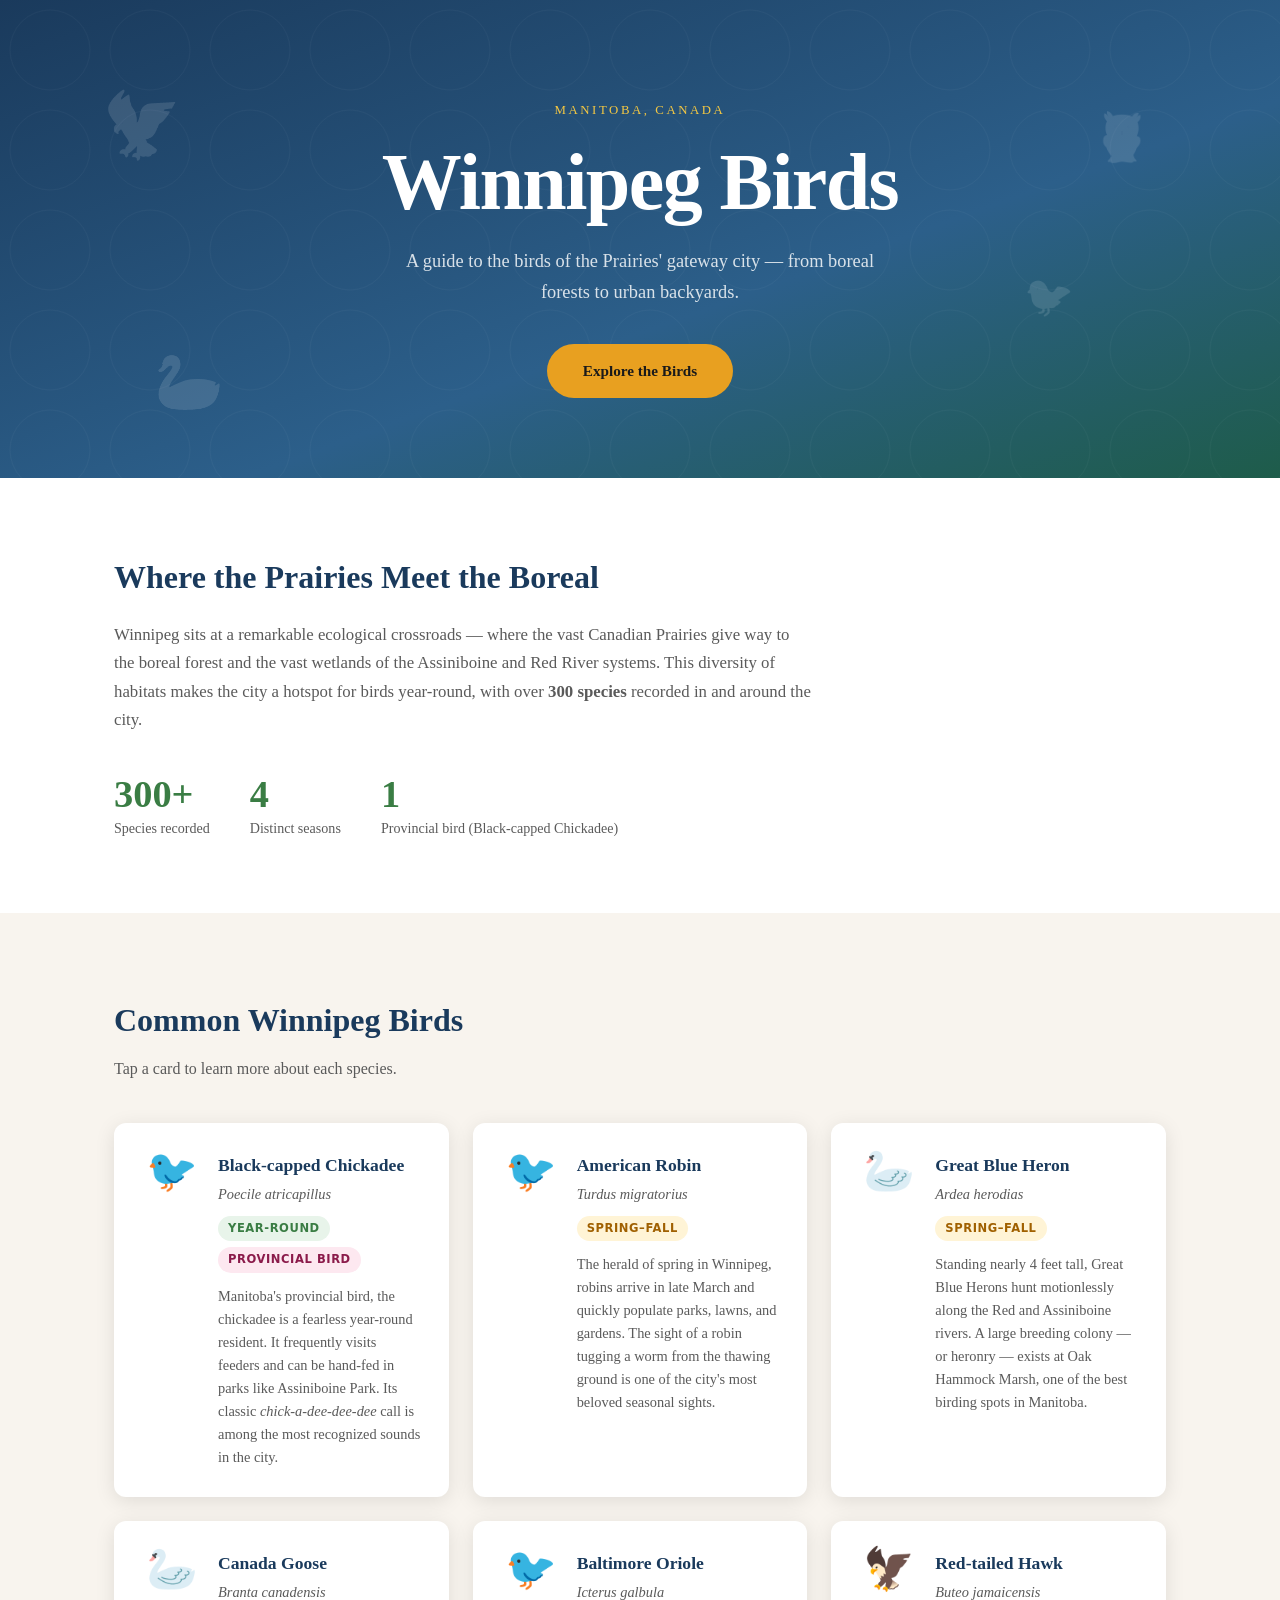
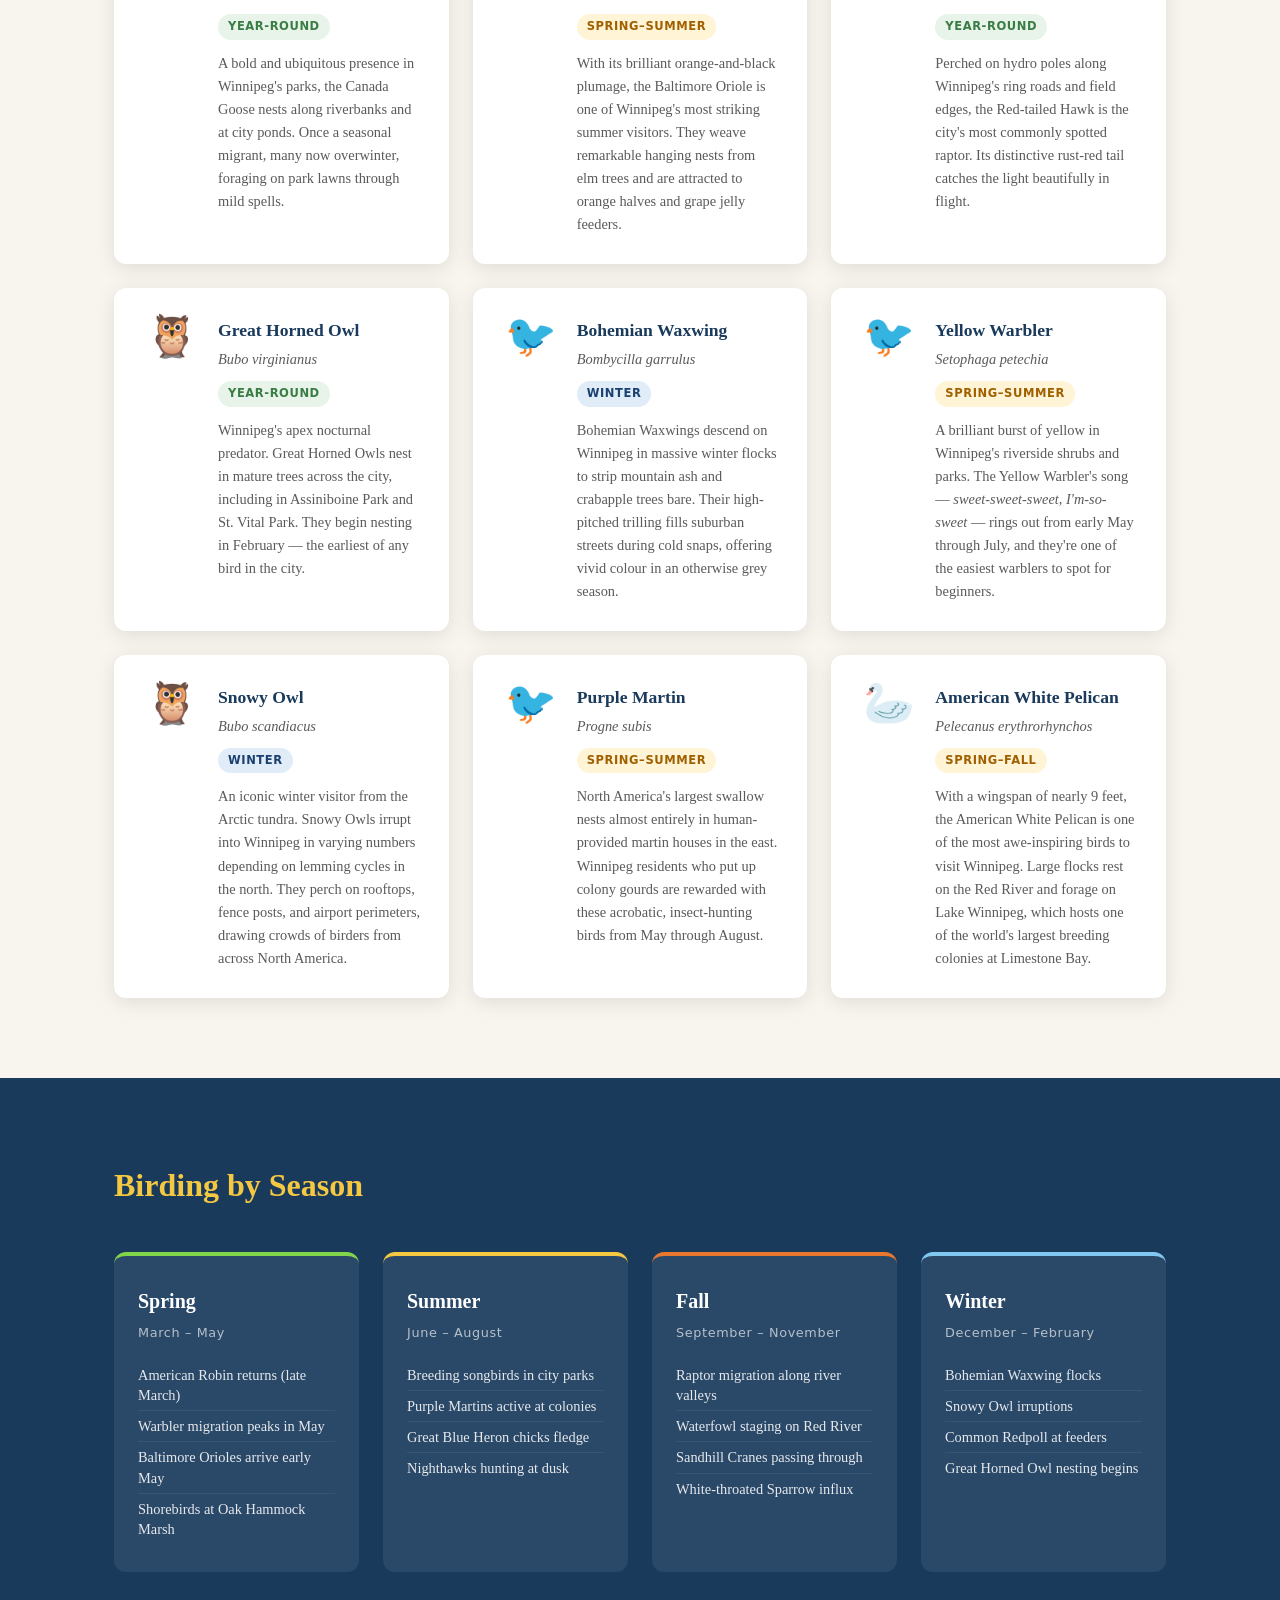
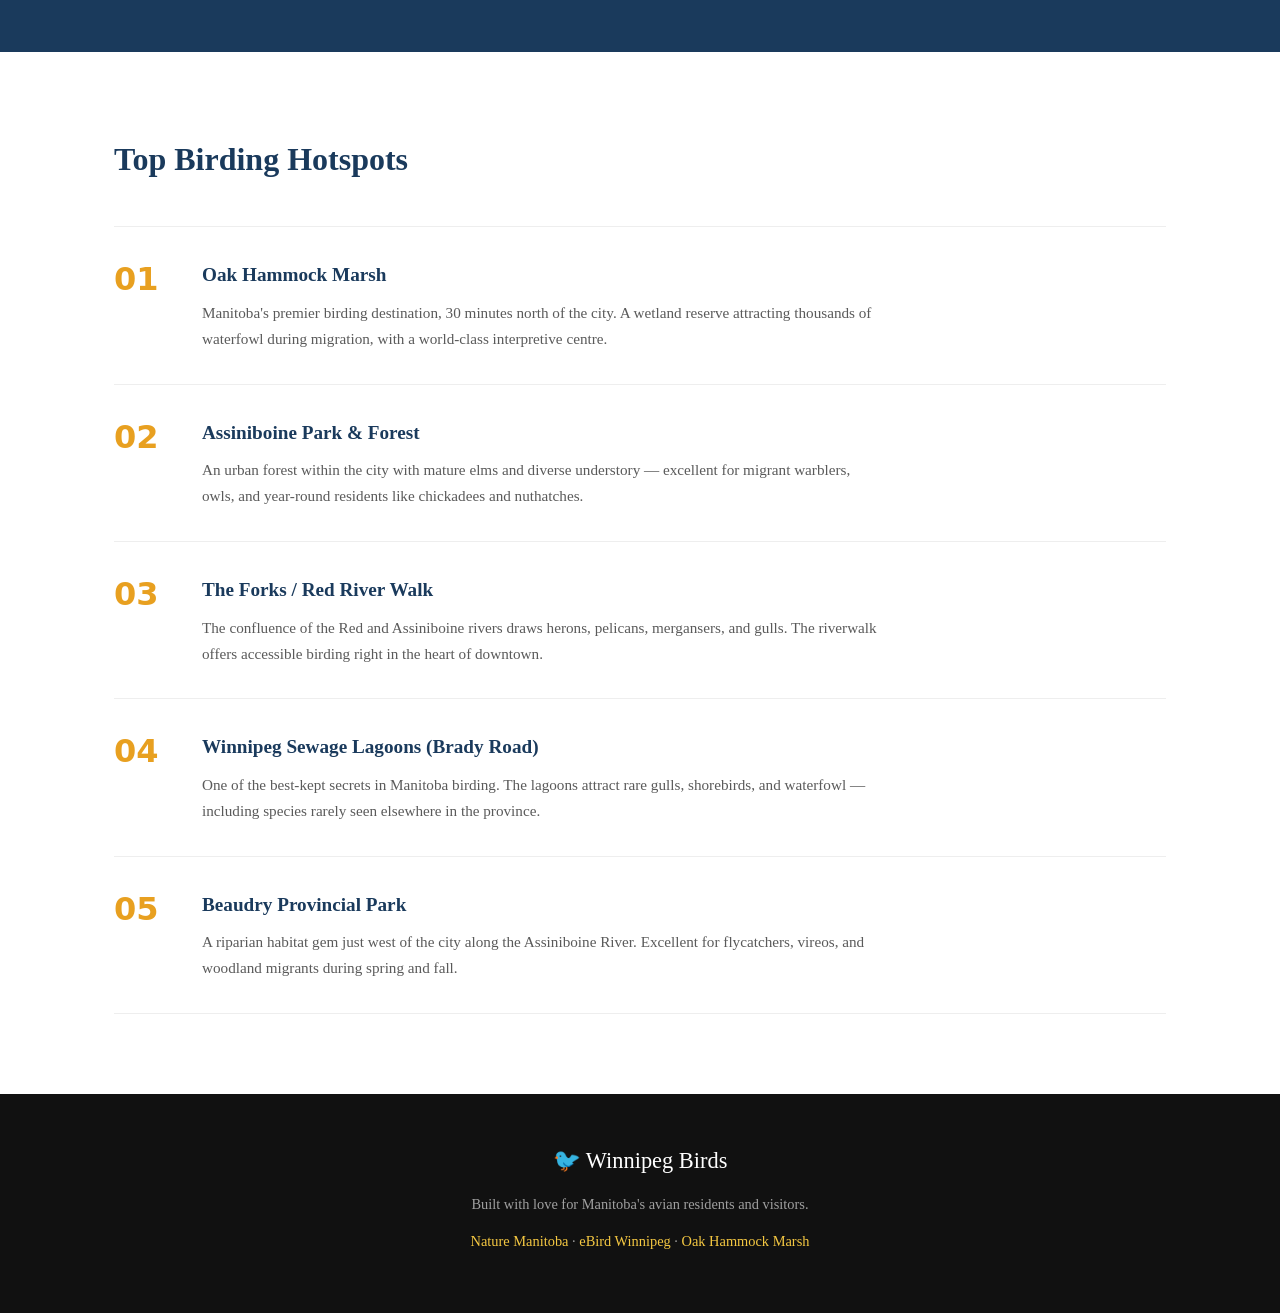
<file: winnipeg-birds/index.html>
<!DOCTYPE html>
<html lang="en">
<head>
  <meta charset="UTF-8" />
  <meta name="viewport" content="width=device-width, initial-scale=1.0" />
  <title>Winnipeg Birds — A Field Guide</title>
  <link rel="stylesheet" href="styles.css" />
</head>
<body>

  <!-- Hero -->
  <header class="hero">
    <div class="hero-content">
      <p class="hero-label">Manitoba, Canada</p>
      <h1>Winnipeg Birds</h1>
      <p class="hero-sub">A guide to the birds of the Prairies' gateway city — from boreal forests to urban backyards.</p>
      <a href="#birds" class="btn">Explore the Birds</a>
    </div>
    <div class="hero-silhouettes" aria-hidden="true">
      <span class="sil s1">🦅</span>
      <span class="sil s2">🐦</span>
      <span class="sil s3">🦢</span>
      <span class="sil s4">🦉</span>
    </div>
  </header>

  <!-- Intro -->
  <section class="intro">
    <div class="container">
      <h2>Where the Prairies Meet the Boreal</h2>
      <p>Winnipeg sits at a remarkable ecological crossroads — where the vast Canadian Prairies give way to the boreal forest and the vast wetlands of the Assiniboine and Red River systems. This diversity of habitats makes the city a hotspot for birds year-round, with over <strong>300 species</strong> recorded in and around the city.</p>
      <div class="stat-row">
        <div class="stat">
          <span class="stat-num">300+</span>
          <span class="stat-label">Species recorded</span>
        </div>
        <div class="stat">
          <span class="stat-num">4</span>
          <span class="stat-label">Distinct seasons</span>
        </div>
        <div class="stat">
          <span class="stat-num">1</span>
          <span class="stat-label">Provincial bird (Black-capped Chickadee)</span>
        </div>
      </div>
    </div>
  </section>

  <!-- Bird Cards -->
  <section class="birds-section" id="birds">
    <div class="container">
      <h2>Common Winnipeg Birds</h2>
      <p class="section-sub">Tap a card to learn more about each species.</p>
      <div class="bird-grid">

        <article class="bird-card" data-id="chickadee">
          <div class="bird-icon">🐦</div>
          <div class="bird-info">
            <h3>Black-capped Chickadee</h3>
            <p class="sci">Poecile atricapillus</p>
            <div class="tags">
              <span class="tag year-round">Year-round</span>
              <span class="tag provincial">Provincial Bird</span>
            </div>
            <p>Manitoba's provincial bird, the chickadee is a fearless year-round resident. It frequently visits feeders and can be hand-fed in parks like Assiniboine Park. Its classic <em>chick-a-dee-dee-dee</em> call is among the most recognized sounds in the city.</p>
          </div>
        </article>

        <article class="bird-card" data-id="robin">
          <div class="bird-icon">🐦</div>
          <div class="bird-info">
            <h3>American Robin</h3>
            <p class="sci">Turdus migratorius</p>
            <div class="tags">
              <span class="tag spring">Spring–Fall</span>
            </div>
            <p>The herald of spring in Winnipeg, robins arrive in late March and quickly populate parks, lawns, and gardens. The sight of a robin tugging a worm from the thawing ground is one of the city's most beloved seasonal sights.</p>
          </div>
        </article>

        <article class="bird-card" data-id="heron">
          <div class="bird-icon">🦢</div>
          <div class="bird-info">
            <h3>Great Blue Heron</h3>
            <p class="sci">Ardea herodias</p>
            <div class="tags">
              <span class="tag spring">Spring–Fall</span>
            </div>
            <p>Standing nearly 4 feet tall, Great Blue Herons hunt motionlessly along the Red and Assiniboine rivers. A large breeding colony — or heronry — exists at Oak Hammock Marsh, one of the best birding spots in Manitoba.</p>
          </div>
        </article>

        <article class="bird-card" data-id="goose">
          <div class="bird-icon">🦢</div>
          <div class="bird-info">
            <h3>Canada Goose</h3>
            <p class="sci">Branta canadensis</p>
            <div class="tags">
              <span class="tag year-round">Year-round</span>
            </div>
            <p>A bold and ubiquitous presence in Winnipeg's parks, the Canada Goose nests along riverbanks and at city ponds. Once a seasonal migrant, many now overwinter, foraging on park lawns through mild spells.</p>
          </div>
        </article>

        <article class="bird-card" data-id="oriole">
          <div class="bird-icon">🐦</div>
          <div class="bird-info">
            <h3>Baltimore Oriole</h3>
            <p class="sci">Icterus galbula</p>
            <div class="tags">
              <span class="tag spring">Spring–Summer</span>
            </div>
            <p>With its brilliant orange-and-black plumage, the Baltimore Oriole is one of Winnipeg's most striking summer visitors. They weave remarkable hanging nests from elm trees and are attracted to orange halves and grape jelly feeders.</p>
          </div>
        </article>

        <article class="bird-card" data-id="hawk">
          <div class="bird-icon">🦅</div>
          <div class="bird-info">
            <h3>Red-tailed Hawk</h3>
            <p class="sci">Buteo jamaicensis</p>
            <div class="tags">
              <span class="tag year-round">Year-round</span>
            </div>
            <p>Perched on hydro poles along Winnipeg's ring roads and field edges, the Red-tailed Hawk is the city's most commonly spotted raptor. Its distinctive rust-red tail catches the light beautifully in flight.</p>
          </div>
        </article>

        <article class="bird-card" data-id="owl">
          <div class="bird-icon">🦉</div>
          <div class="bird-info">
            <h3>Great Horned Owl</h3>
            <p class="sci">Bubo virginianus</p>
            <div class="tags">
              <span class="tag year-round">Year-round</span>
            </div>
            <p>Winnipeg's apex nocturnal predator. Great Horned Owls nest in mature trees across the city, including in Assiniboine Park and St. Vital Park. They begin nesting in February — the earliest of any bird in the city.</p>
          </div>
        </article>

        <article class="bird-card" data-id="waxwing">
          <div class="bird-icon">🐦</div>
          <div class="bird-info">
            <h3>Bohemian Waxwing</h3>
            <p class="sci">Bombycilla garrulus</p>
            <div class="tags">
              <span class="tag winter">Winter</span>
            </div>
            <p>Bohemian Waxwings descend on Winnipeg in massive winter flocks to strip mountain ash and crabapple trees bare. Their high-pitched trilling fills suburban streets during cold snaps, offering vivid colour in an otherwise grey season.</p>
          </div>
        </article>

        <article class="bird-card" data-id="warbler">
          <div class="bird-icon">🐦</div>
          <div class="bird-info">
            <h3>Yellow Warbler</h3>
            <p class="sci">Setophaga petechia</p>
            <div class="tags">
              <span class="tag spring">Spring–Summer</span>
            </div>
            <p>A brilliant burst of yellow in Winnipeg's riverside shrubs and parks. The Yellow Warbler's song — <em>sweet-sweet-sweet, I'm-so-sweet</em> — rings out from early May through July, and they're one of the easiest warblers to spot for beginners.</p>
          </div>
        </article>

        <article class="bird-card" data-id="snowy">
          <div class="bird-icon">🦉</div>
          <div class="bird-info">
            <h3>Snowy Owl</h3>
            <p class="sci">Bubo scandiacus</p>
            <div class="tags">
              <span class="tag winter">Winter</span>
            </div>
            <p>An iconic winter visitor from the Arctic tundra. Snowy Owls irrupt into Winnipeg in varying numbers depending on lemming cycles in the north. They perch on rooftops, fence posts, and airport perimeters, drawing crowds of birders from across North America.</p>
          </div>
        </article>

        <article class="bird-card" data-id="martin">
          <div class="bird-icon">🐦</div>
          <div class="bird-info">
            <h3>Purple Martin</h3>
            <p class="sci">Progne subis</p>
            <div class="tags">
              <span class="tag spring">Spring–Summer</span>
            </div>
            <p>North America's largest swallow nests almost entirely in human-provided martin houses in the east. Winnipeg residents who put up colony gourds are rewarded with these acrobatic, insect-hunting birds from May through August.</p>
          </div>
        </article>

        <article class="bird-card" data-id="pelican">
          <div class="bird-icon">🦢</div>
          <div class="bird-info">
            <h3>American White Pelican</h3>
            <p class="sci">Pelecanus erythrorhynchos</p>
            <div class="tags">
              <span class="tag spring">Spring–Fall</span>
            </div>
            <p>With a wingspan of nearly 9 feet, the American White Pelican is one of the most awe-inspiring birds to visit Winnipeg. Large flocks rest on the Red River and forage on Lake Winnipeg, which hosts one of the world's largest breeding colonies at Limestone Bay.</p>
          </div>
        </article>

      </div>
    </div>
  </section>

  <!-- Seasonal Guide -->
  <section class="seasons" id="seasons">
    <div class="container">
      <h2>Birding by Season</h2>
      <div class="season-grid">
        <div class="season spring-s">
          <h3>Spring</h3>
          <p class="months">March – May</p>
          <ul>
            <li>American Robin returns (late March)</li>
            <li>Warbler migration peaks in May</li>
            <li>Baltimore Orioles arrive early May</li>
            <li>Shorebirds at Oak Hammock Marsh</li>
          </ul>
        </div>
        <div class="season summer-s">
          <h3>Summer</h3>
          <p class="months">June – August</p>
          <ul>
            <li>Breeding songbirds in city parks</li>
            <li>Purple Martins active at colonies</li>
            <li>Great Blue Heron chicks fledge</li>
            <li>Nighthawks hunting at dusk</li>
          </ul>
        </div>
        <div class="season fall-s">
          <h3>Fall</h3>
          <p class="months">September – November</p>
          <ul>
            <li>Raptor migration along river valleys</li>
            <li>Waterfowl staging on Red River</li>
            <li>Sandhill Cranes passing through</li>
            <li>White-throated Sparrow influx</li>
          </ul>
        </div>
        <div class="season winter-s">
          <h3>Winter</h3>
          <p class="months">December – February</p>
          <ul>
            <li>Bohemian Waxwing flocks</li>
            <li>Snowy Owl irruptions</li>
            <li>Common Redpoll at feeders</li>
            <li>Great Horned Owl nesting begins</li>
          </ul>
        </div>
      </div>
    </div>
  </section>

  <!-- Hotspots -->
  <section class="hotspots" id="hotspots">
    <div class="container">
      <h2>Top Birding Hotspots</h2>
      <div class="hotspot-list">
        <div class="hotspot">
          <div class="hotspot-num">01</div>
          <div class="hotspot-text">
            <h3>Oak Hammock Marsh</h3>
            <p>Manitoba's premier birding destination, 30 minutes north of the city. A wetland reserve attracting thousands of waterfowl during migration, with a world-class interpretive centre.</p>
          </div>
        </div>
        <div class="hotspot">
          <div class="hotspot-num">02</div>
          <div class="hotspot-text">
            <h3>Assiniboine Park & Forest</h3>
            <p>An urban forest within the city with mature elms and diverse understory — excellent for migrant warblers, owls, and year-round residents like chickadees and nuthatches.</p>
          </div>
        </div>
        <div class="hotspot">
          <div class="hotspot-num">03</div>
          <div class="hotspot-text">
            <h3>The Forks / Red River Walk</h3>
            <p>The confluence of the Red and Assiniboine rivers draws herons, pelicans, mergansers, and gulls. The riverwalk offers accessible birding right in the heart of downtown.</p>
          </div>
        </div>
        <div class="hotspot">
          <div class="hotspot-num">04</div>
          <div class="hotspot-text">
            <h3>Winnipeg Sewage Lagoons (Brady Road)</h3>
            <p>One of the best-kept secrets in Manitoba birding. The lagoons attract rare gulls, shorebirds, and waterfowl — including species rarely seen elsewhere in the province.</p>
          </div>
        </div>
        <div class="hotspot">
          <div class="hotspot-num">05</div>
          <div class="hotspot-text">
            <h3>Beaudry Provincial Park</h3>
            <p>A riparian habitat gem just west of the city along the Assiniboine River. Excellent for flycatchers, vireos, and woodland migrants during spring and fall.</p>
          </div>
        </div>
      </div>
    </div>
  </section>

  <!-- Footer -->
  <footer class="footer">
    <div class="container">
      <p class="footer-logo">🐦 Winnipeg Birds</p>
      <p>Built with love for Manitoba's avian residents and visitors.</p>
      <p class="footer-links">
        <a href="https://www.naturemanitoba.ca" target="_blank" rel="noopener">Nature Manitoba</a> &middot;
        <a href="https://ebird.org/region/CA-MB-WP" target="_blank" rel="noopener">eBird Winnipeg</a> &middot;
        <a href="https://www.ducks.ca/places/oak-hammock-marsh" target="_blank" rel="noopener">Oak Hammock Marsh</a>
      </p>
    </div>
  </footer>

  <script src="script.js"></script>
</body>
</html>
</file>
<file: winnipeg-birds/styles.css>
/* ============================================================
   Winnipeg Birds — Stylesheet
   ============================================================ */

*, *::before, *::after {
  box-sizing: border-box;
  margin: 0;
  padding: 0;
}

:root {
  --sky:       #1a3a5c;
  --sky-light: #2c5f8a;
  --gold:      #e8a020;
  --gold-lt:   #f5c842;
  --green:     #3a7d44;
  --green-lt:  #52a85f;
  --warm:      #f8f4ee;
  --text:      #1e1e1e;
  --muted:     #5a5a5a;
  --card-bg:   #ffffff;
  --radius:    12px;
  --shadow:    0 4px 20px rgba(0,0,0,0.10);
  --trans:     0.25s ease;
}

html {
  scroll-behavior: smooth;
}

body {
  font-family: 'Georgia', serif;
  color: var(--text);
  background: var(--warm);
  line-height: 1.7;
}

.container {
  max-width: 1100px;
  margin: 0 auto;
  padding: 0 24px;
}

/* ── Hero ──────────────────────────────────────────────── */

.hero {
  position: relative;
  background: linear-gradient(160deg, var(--sky) 0%, var(--sky-light) 60%, #1e5c4a 100%);
  color: #fff;
  padding: 100px 24px 80px;
  overflow: hidden;
  text-align: center;
}

.hero::before {
  content: '';
  position: absolute;
  inset: 0;
  background: url("data:image/svg+xml,%3Csvg xmlns='http://www.w3.org/2000/svg' width='100' height='100'%3E%3Ccircle cx='50' cy='50' r='40' fill='none' stroke='rgba(255,255,255,0.03)' stroke-width='1'/%3E%3C/svg%3E") repeat;
  pointer-events: none;
}

.hero-content {
  position: relative;
  z-index: 1;
  max-width: 700px;
  margin: 0 auto;
}

.hero-label {
  font-size: 0.8rem;
  letter-spacing: 0.2em;
  text-transform: uppercase;
  color: var(--gold-lt);
  margin-bottom: 16px;
}

.hero h1 {
  font-size: clamp(2.8rem, 7vw, 5rem);
  font-weight: 700;
  letter-spacing: -0.02em;
  line-height: 1.1;
  margin-bottom: 20px;
}

.hero-sub {
  font-size: 1.15rem;
  color: rgba(255,255,255,0.82);
  max-width: 520px;
  margin: 0 auto 36px;
}

.btn {
  display: inline-block;
  padding: 14px 36px;
  background: var(--gold);
  color: #1a1a1a;
  font-family: inherit;
  font-size: 0.95rem;
  font-weight: 700;
  text-decoration: none;
  border-radius: 40px;
  transition: background var(--trans), transform var(--trans);
}

.btn:hover {
  background: var(--gold-lt);
  transform: translateY(-2px);
}

.hero-silhouettes {
  position: absolute;
  inset: 0;
  pointer-events: none;
  z-index: 0;
}

.sil {
  position: absolute;
  font-size: 3rem;
  opacity: 0.12;
  filter: grayscale(1) brightness(5);
}

.s1 { top: 15%; left:  8%; font-size: 4rem; }
.s2 { top: 55%; left: 80%; font-size: 2.5rem; }
.s3 { top: 70%; left: 12%; font-size: 3.5rem; }
.s4 { top: 20%; right: 10%; font-size: 3rem; }

/* ── Intro ─────────────────────────────────────────────── */

.intro {
  background: #fff;
  padding: 72px 0;
}

.intro h2 {
  font-size: 2rem;
  color: var(--sky);
  margin-bottom: 16px;
}

.intro p {
  color: var(--muted);
  max-width: 700px;
  font-size: 1.05rem;
}

.stat-row {
  display: flex;
  gap: 40px;
  margin-top: 40px;
  flex-wrap: wrap;
}

.stat {
  display: flex;
  flex-direction: column;
}

.stat-num {
  font-size: 2.4rem;
  font-weight: 700;
  color: var(--green);
  line-height: 1;
}

.stat-label {
  font-size: 0.88rem;
  color: var(--muted);
  margin-top: 4px;
}

/* ── Birds Grid ────────────────────────────────────────── */

.birds-section {
  padding: 80px 0;
}

.birds-section h2 {
  font-size: 2rem;
  color: var(--sky);
  margin-bottom: 8px;
}

.section-sub {
  color: var(--muted);
  margin-bottom: 40px;
}

.bird-grid {
  display: grid;
  grid-template-columns: repeat(auto-fill, minmax(320px, 1fr));
  gap: 24px;
}

.bird-card {
  background: var(--card-bg);
  border-radius: var(--radius);
  box-shadow: var(--shadow);
  padding: 28px;
  display: flex;
  gap: 20px;
  transition: transform var(--trans), box-shadow var(--trans);
  cursor: default;
  border-left: 4px solid transparent;
}

.bird-card:hover {
  transform: translateY(-4px);
  box-shadow: 0 8px 32px rgba(0,0,0,0.14);
  border-left-color: var(--gold);
}

.bird-icon {
  font-size: 2.6rem;
  flex-shrink: 0;
  align-self: flex-start;
  line-height: 1;
}

.bird-info h3 {
  font-size: 1.1rem;
  color: var(--sky);
  margin-bottom: 2px;
}

.sci {
  font-size: 0.82rem;
  font-style: italic;
  color: var(--muted);
  margin-bottom: 10px;
}

.tags {
  display: flex;
  flex-wrap: wrap;
  gap: 6px;
  margin-bottom: 12px;
}

.tag {
  font-size: 0.72rem;
  font-weight: 700;
  letter-spacing: 0.05em;
  text-transform: uppercase;
  padding: 3px 10px;
  border-radius: 20px;
  font-family: system-ui, sans-serif;
}

.year-round { background: #e8f4ea; color: var(--green); }
.spring     { background: #fff4d6; color: #a06000; }
.winter     { background: #e0ecf8; color: #1a4070; }
.provincial { background: #fde8f0; color: #8b1a4a; }

.bird-info p {
  font-size: 0.9rem;
  color: var(--muted);
  line-height: 1.6;
}

/* ── Seasons ───────────────────────────────────────────── */

.seasons {
  background: var(--sky);
  color: #fff;
  padding: 80px 0;
}

.seasons h2 {
  font-size: 2rem;
  margin-bottom: 40px;
  color: var(--gold-lt);
}

.season-grid {
  display: grid;
  grid-template-columns: repeat(auto-fill, minmax(220px, 1fr));
  gap: 24px;
}

.season {
  padding: 28px 24px;
  border-radius: var(--radius);
  border-top: 4px solid;
}

.spring-s  { background: rgba(255,255,255,0.07); border-color: #82d44b; }
.summer-s  { background: rgba(255,255,255,0.07); border-color: #f5c842; }
.fall-s    { background: rgba(255,255,255,0.07); border-color: #e87830; }
.winter-s  { background: rgba(255,255,255,0.07); border-color: #80c8f0; }

.season h3 {
  font-size: 1.25rem;
  margin-bottom: 4px;
}

.months {
  font-size: 0.8rem;
  opacity: 0.65;
  letter-spacing: 0.05em;
  font-family: system-ui, sans-serif;
  margin-bottom: 16px;
}

.season ul {
  list-style: none;
}

.season li {
  font-size: 0.9rem;
  opacity: 0.88;
  padding: 5px 0;
  border-bottom: 1px solid rgba(255,255,255,0.08);
  line-height: 1.4;
}

.season li:last-child {
  border-bottom: none;
}

/* ── Hotspots ──────────────────────────────────────────── */

.hotspots {
  padding: 80px 0;
  background: #fff;
}

.hotspots h2 {
  font-size: 2rem;
  color: var(--sky);
  margin-bottom: 40px;
}

.hotspot-list {
  display: flex;
  flex-direction: column;
  gap: 0;
}

.hotspot {
  display: flex;
  align-items: flex-start;
  gap: 28px;
  padding: 32px 0;
  border-bottom: 1px solid #eee;
}

.hotspot:first-child {
  border-top: 1px solid #eee;
}

.hotspot-num {
  font-size: 2rem;
  font-weight: 700;
  color: var(--gold);
  min-width: 60px;
  line-height: 1;
  padding-top: 4px;
  font-family: system-ui, sans-serif;
}

.hotspot-text h3 {
  font-size: 1.2rem;
  color: var(--sky);
  margin-bottom: 8px;
}

.hotspot-text p {
  color: var(--muted);
  font-size: 0.95rem;
  max-width: 680px;
}

/* ── Footer ────────────────────────────────────────────── */

.footer {
  background: #111;
  color: rgba(255,255,255,0.6);
  text-align: center;
  padding: 48px 24px;
  font-size: 0.9rem;
}

.footer-logo {
  font-size: 1.4rem;
  color: #fff;
  margin-bottom: 12px;
}

.footer p {
  margin-bottom: 12px;
}

.footer-links a {
  color: var(--gold-lt);
  text-decoration: none;
}

.footer-links a:hover {
  text-decoration: underline;
}

/* ── Responsive ────────────────────────────────────────── */

@media (max-width: 640px) {
  .bird-card {
    flex-direction: column;
    gap: 12px;
  }

  .hotspot {
    flex-direction: column;
    gap: 8px;
  }

  .hotspot-num {
    font-size: 1.4rem;
  }

  .stat-row {
    gap: 24px;
  }
}
</file>
